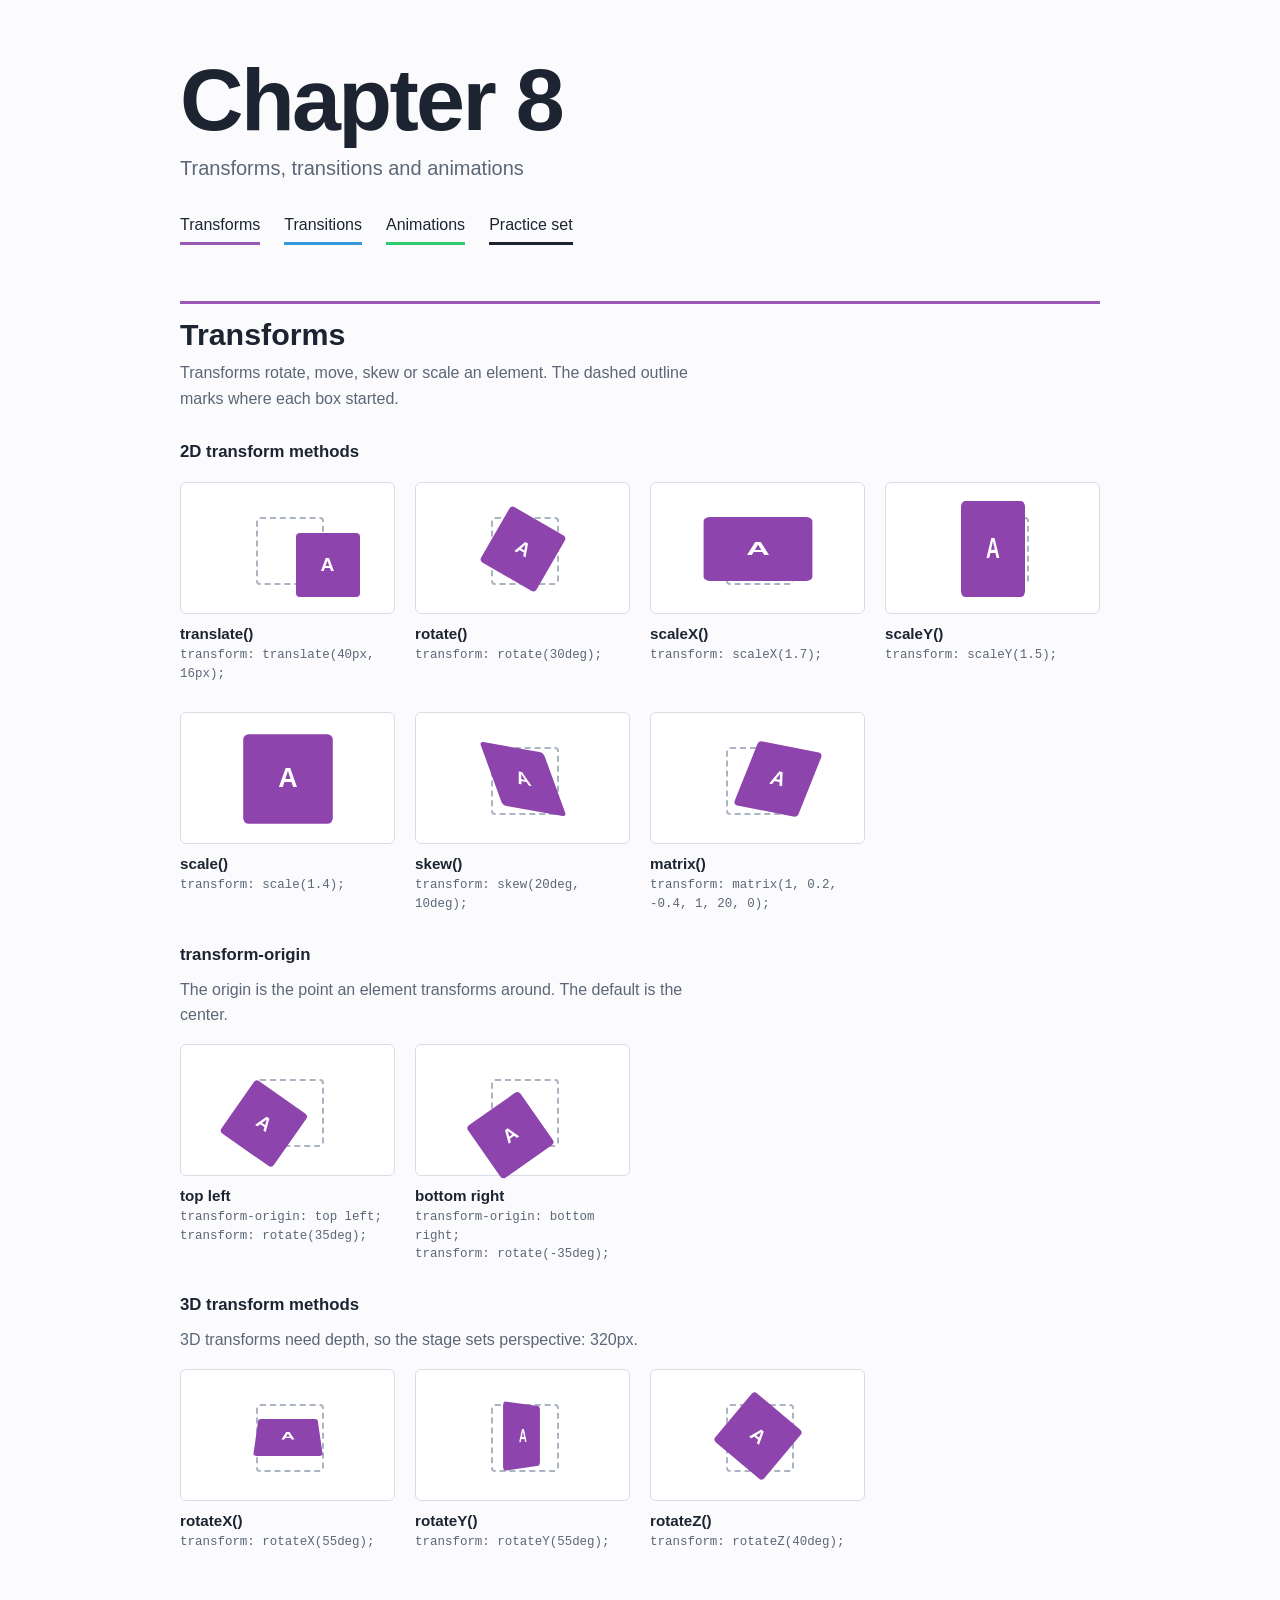
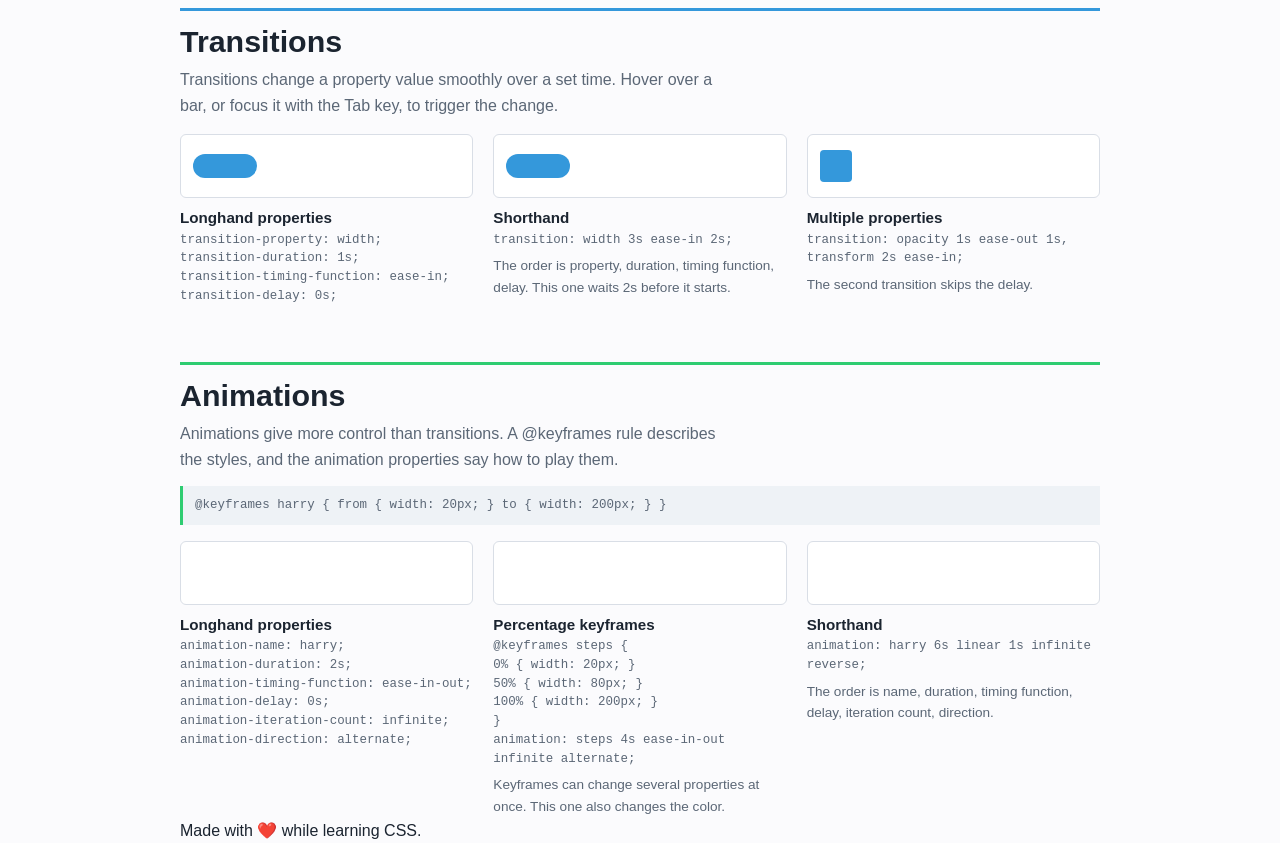
<file: 2D-Transfromartion-css/index.html>
<!DOCTYPE html>
<html lang="en">
<head>
  <meta charset="UTF-8">
  <meta name="viewport" content="width=device-width, initial-scale=1.0">
  <title>Chapter 8: Transforms, Transitions and Animations</title>
  <link rel="stylesheet" href="style.css">
</head>
<body>

<header class="hero">
  <h1>Chapter 8</h1>
  <p class="subtitle">Transforms, transitions and animations</p>
  <nav aria-label="Sections">
    <a class="n-transform" href="#transforms">Transforms</a>
    <a class="n-transition" href="#transitions">Transitions</a>
    <a class="n-animation" href="#animations">Animations</a>
    <a href="#practice">Practice set</a>
  </nav>
</header>

<main>

  <!-- TRANSFORMS -->
  <section id="transforms">
    <h2>Transforms</h2>
    <p class="lead">Transforms rotate, move, skew or scale an element. The dashed outline marks where each box started.</p>

    <h3>2D transform methods</h3>
    <div class="specimens">
      <figure class="specimen">
        <div class="stage"><div class="box t-translate">A</div></div>
        <figcaption><strong>translate()</strong><code>transform: translate(40px, 16px);</code></figcaption>
      </figure>
      <figure class="specimen">
        <div class="stage"><div class="box t-rotate">A</div></div>
        <figcaption><strong>rotate()</strong><code>transform: rotate(30deg);</code></figcaption>
      </figure>
      <figure class="specimen">
        <div class="stage"><div class="box t-scalex">A</div></div>
        <figcaption><strong>scaleX()</strong><code>transform: scaleX(1.7);</code></figcaption>
      </figure>
      <figure class="specimen">
        <div class="stage"><div class="box t-scaley">A</div></div>
        <figcaption><strong>scaleY()</strong><code>transform: scaleY(1.5);</code></figcaption>
      </figure>
      <figure class="specimen">
        <div class="stage"><div class="box t-scale">A</div></div>
        <figcaption><strong>scale()</strong><code>transform: scale(1.4);</code></figcaption>
      </figure>
      <figure class="specimen">
        <div class="stage"><div class="box t-skew">A</div></div>
        <figcaption><strong>skew()</strong><code>transform: skew(20deg, 10deg);</code></figcaption>
      </figure>
      <figure class="specimen">
        <div class="stage"><div class="box t-matrix">A</div></div>
        <figcaption><strong>matrix()</strong><code>transform: matrix(1, 0.2, -0.4, 1, 20, 0);</code></figcaption>
      </figure>
    </div>

    <h3>transform-origin</h3>
    <p class="lead">The origin is the point an element transforms around. The default is the center.</p>
    <div class="specimens">
      <figure class="specimen">
        <div class="stage"><div class="box o-tl">A</div></div>
        <figcaption><strong>top left</strong><code>transform-origin: top left;<br>transform: rotate(35deg);</code></figcaption>
      </figure>
      <figure class="specimen">
        <div class="stage"><div class="box o-br">A</div></div>
        <figcaption><strong>bottom right</strong><code>transform-origin: bottom right;<br>transform: rotate(-35deg);</code></figcaption>
      </figure>
    </div>

    <h3>3D transform methods</h3>
    <p class="lead">3D transforms need depth, so the stage sets perspective: 320px.</p>
    <div class="specimens">
      <figure class="specimen">
        <div class="stage d3"><div class="box t-rx">A</div></div>
        <figcaption><strong>rotateX()</strong><code>transform: rotateX(55deg);</code></figcaption>
      </figure>
      <figure class="specimen">
        <div class="stage d3"><div class="box t-ry">A</div></div>
        <figcaption><strong>rotateY()</strong><code>transform: rotateY(55deg);</code></figcaption>
      </figure>
      <figure class="specimen">
        <div class="stage d3"><div class="box t-rz">A</div></div>
        <figcaption><strong>rotateZ()</strong><code>transform: rotateZ(40deg);</code></figcaption>
      </figure>
    </div>
  </section>

  <!-- TRANSITIONS -->
  <section id="transitions">
    <h2>Transitions</h2>
    <p class="lead">Transitions change a property value smoothly over a set time. Hover over a bar, or focus it with the Tab key, to trigger the change.</p>
    <div class="specimens wide">
      <figure class="specimen">
        <div class="lane" tabindex="0"><div class="slab tr-long"></div></div>
        <figcaption><strong>Longhand properties</strong><code>transition-property: width;<br>transition-duration: 1s;<br>transition-timing-function: ease-in;<br>transition-delay: 0s;</code></figcaption>
      </figure>
      <figure class="specimen">
        <div class="lane" tabindex="0"><div class="slab tr-short"></div></div>
        <figcaption><strong>Shorthand</strong><code>transition: width 3s ease-in 2s;</code><p class="hint">The order is property, duration, timing function, delay. This one waits 2s before it starts.</p></figcaption>
      </figure>
      <figure class="specimen">
        <div class="lane" tabindex="0"><div class="sq tr-multi"></div></div>
        <figcaption><strong>Multiple properties</strong><code>transition: opacity 1s ease-out 1s, transform 2s ease-in;</code><p class="hint">The second transition skips the delay.</p></figcaption>
      </figure>
    </div>
  </section>

  <!-- ANIMATIONS -->
  <section id="animations">
    <h2>Animations</h2>
    <p class="lead">Animations give more control than transitions. A @keyframes rule describes the styles, and the animation properties say how to play them.</p>
    <code class="defs">@keyframes harry { from { width: 20px; } to { width: 200px; } }</code>
    <div class="specimens wide">
      <figure class="specimen">
        <div class="lane"><div class="bar an-long"></div></div>
        <figcaption><strong>Longhand properties</strong><code>animation-name: harry;<br>animation-duration: 2s;<br>animation-timing-function: ease-in-out;<br>animation-delay: 0s;<br>animation-iteration-count: infinite;<br>animation-direction: alternate;</code></figcaption>
      </figure>
      <figure class="specimen">
        <div class="lane"><div class="bar an-steps"></div></div>
        <figcaption><strong>Percentage keyframes</strong><code>@keyframes steps {<br>0% { width: 20px; }<br>50% { width: 80px; }<br>100% { width: 200px; }<br>}<br>animation: steps 4s ease-in-out infinite alternate;</code><p class="hint">Keyframes can change several properties at once. This one also changes the color.</p></figcaption>
      </figure>
      <figure class="specimen">
        <div class="lane"><div class="bar an-short"></div></div>
        <figcaption><strong>Shorthand</strong><code>animation: harry 6s linear 1s infinite reverse;</code><p class="hint">The order is name, duration, timing function, delay, iteration count, direction.</p></figcaption>
      </figure>
    </div>
  </section>

</main>

<footer>
  <p>Made with ❤️ while learning CSS.</p>
</footer>

</body>
</html>
</file>
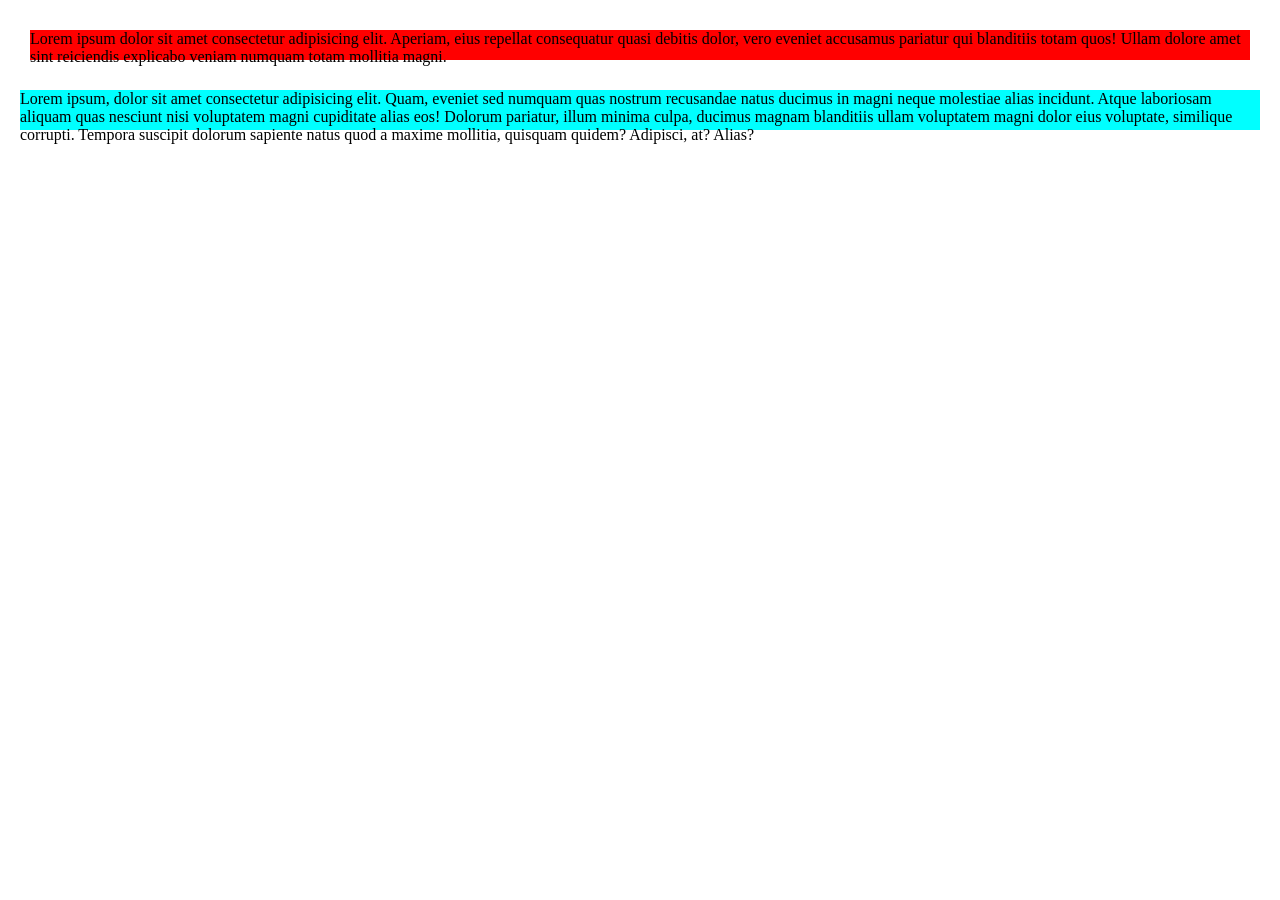
<file: BOX-Model/index.html>
<!DOCTYPE html>
<html lang="en">

<head>
    <meta charset="UTF-8">
    <meta name="viewport" content="width=device-width, initial-scale=1.0">
    <title>Document</title>
    <link rel="stylesheet" href="style.css">
</head>

<body>
<header>    

</header>

<main>

<div class="class1">Lorem ipsum dolor sit amet consectetur adipisicing elit. Aperiam, eius repellat consequatur quasi debitis dolor, vero eveniet accusamus pariatur qui blanditiis totam quos! Ullam dolore amet sint reiciendis explicabo veniam numquam totam mollitia magni.</div>
<div class="class2">Lorem ipsum, dolor sit amet consectetur adipisicing elit. Quam, eveniet sed numquam quas nostrum recusandae natus ducimus in magni neque molestiae alias incidunt. Atque laboriosam aliquam quas nesciunt nisi voluptatem magni cupiditate alias eos! Dolorum pariatur, illum minima culpa, ducimus magnam blanditiis ullam voluptatem magni dolor eius voluptate, similique corrupti. Tempora suscipit dolorum sapiente natus quod a maxime mollitia, quisquam quidem? Adipisci, at? Alias?</div>


</main>


</body>

</html>
</file>
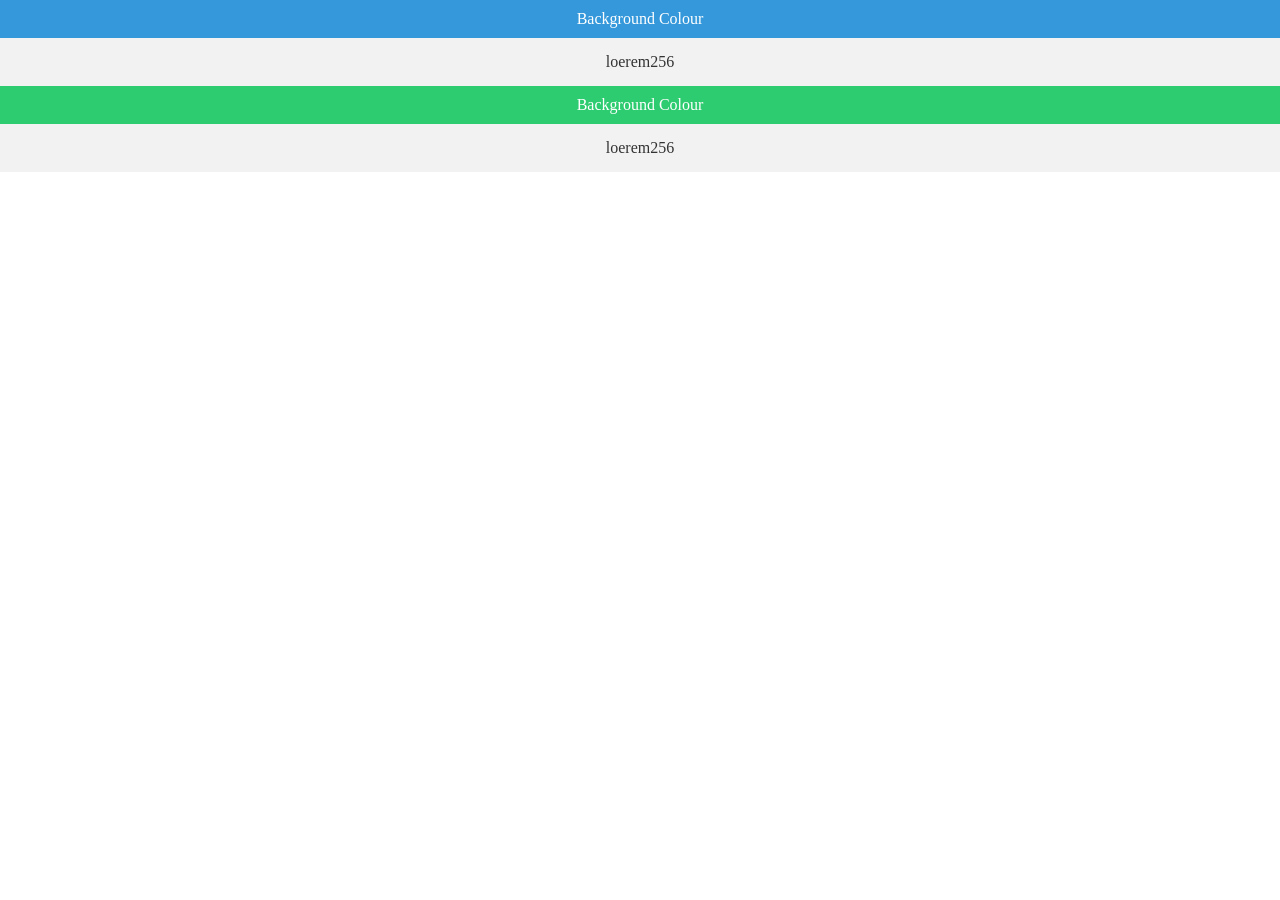
<file: Coluring-Background/index.html>
<!DOCTYPE html>
<html lang="en">

<head>

    <meta charset="UTF-8">
    <meta name="viewport" content="width=device-width, initial-scale=1.0">
    <title>Document</title>
    <link rel="stylesheet" href="style.css">

</head>

<body>

    <header>

    <div class="H1">Background Colour</div>
    <p>loerem256</p>

    <div class="H2">Background Colour</div>
    <p>loerem256</p>

    </header>

</body>

</html>
</file>
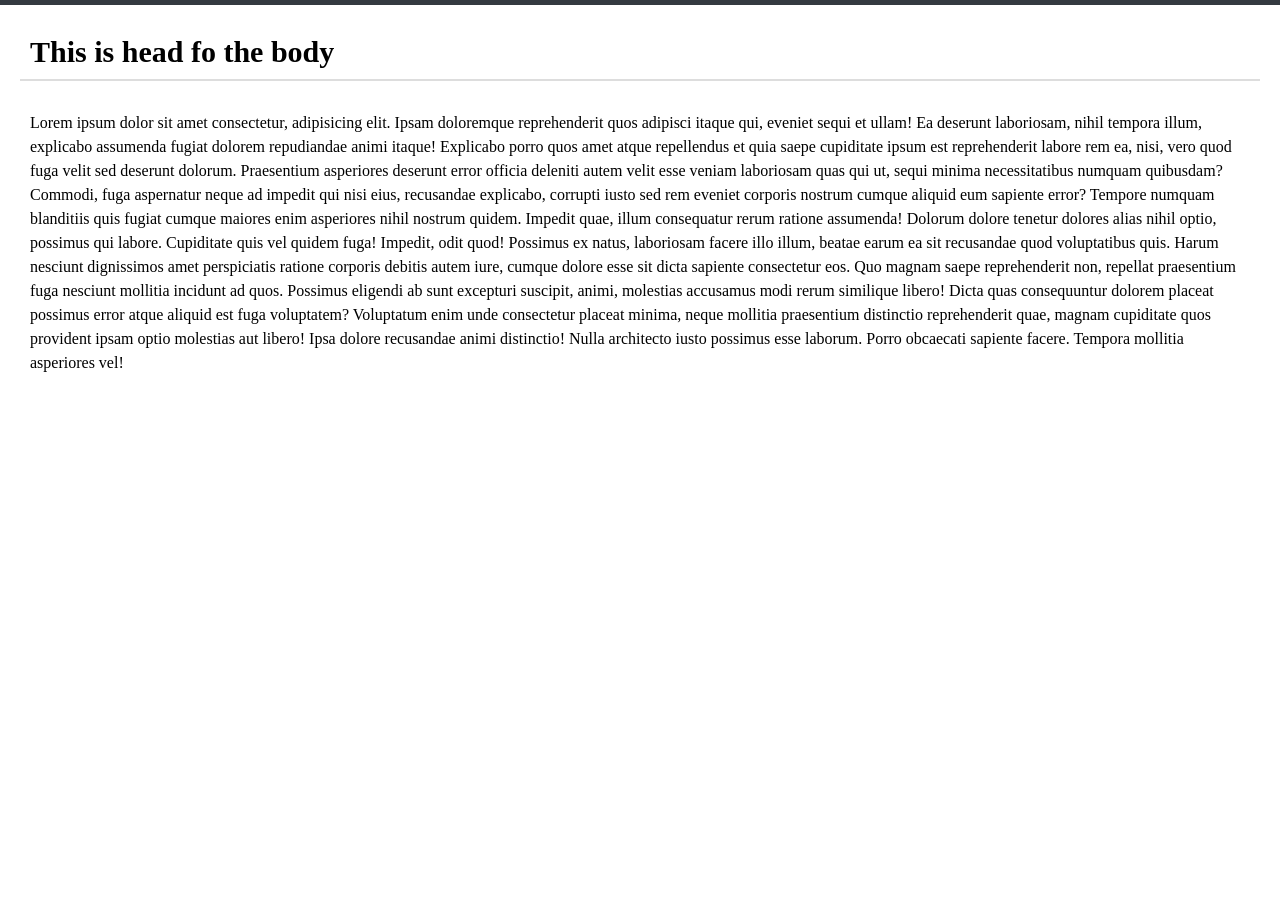
<file: Font-Display/index.html>
<!DOCTYPE html>

<html lang="en">

<head>

    <meta charset="UTF-8">
    <meta name="viewport" content="width=device-width, initial-scale=1.0">
    <title>Document</title>
    <link rel="stylesheet" href="index.css">

</head>

<body>
    <div class="content">
        <h1>This is head fo the body</h1>
        <p>Lorem ipsum dolor sit amet consectetur, adipisicing elit. Ipsam doloremque reprehenderit quos adipisci itaque qui, eveniet sequi et ullam! Ea deserunt laboriosam, nihil tempora illum, explicabo assumenda fugiat dolorem repudiandae animi itaque! Explicabo porro quos amet atque repellendus et quia saepe cupiditate ipsum est reprehenderit labore rem ea, nisi, vero quod fuga velit sed deserunt dolorum. Praesentium asperiores deserunt error officia deleniti autem velit esse veniam laboriosam quas qui ut, sequi minima necessitatibus numquam quibusdam? Commodi, fuga aspernatur neque ad impedit qui nisi eius, recusandae explicabo, corrupti iusto sed rem eveniet corporis nostrum cumque aliquid eum sapiente error? Tempore numquam blanditiis quis fugiat cumque maiores enim asperiores nihil nostrum quidem. Impedit quae, illum consequatur rerum ratione assumenda! Dolorum dolore tenetur dolores alias nihil optio, possimus qui labore. Cupiditate quis vel quidem fuga! Impedit, odit quod! Possimus ex natus, laboriosam facere illo illum, beatae earum ea sit recusandae quod voluptatibus quis. Harum nesciunt dignissimos amet perspiciatis ratione corporis debitis autem iure, cumque dolore esse sit dicta sapiente consectetur eos. Quo magnam saepe reprehenderit non, repellat praesentium fuga nesciunt mollitia incidunt ad quos. Possimus eligendi ab sunt excepturi suscipit, animi, molestias accusamus modi rerum similique libero! Dicta quas consequuntur dolorem placeat possimus error atque aliquid est fuga voluptatem? Voluptatum enim unde consectetur placeat minima, neque mollitia praesentium distinctio reprehenderit quae, magnam cupiditate quos provident ipsam optio molestias aut libero! Ipsa dolore recusandae animi distinctio! Nulla architecto iusto possimus esse laborum. Porro obcaecati sapiente facere. Tempora mollitia asperiores vel!
    </div>
</body>

</html>
</file>
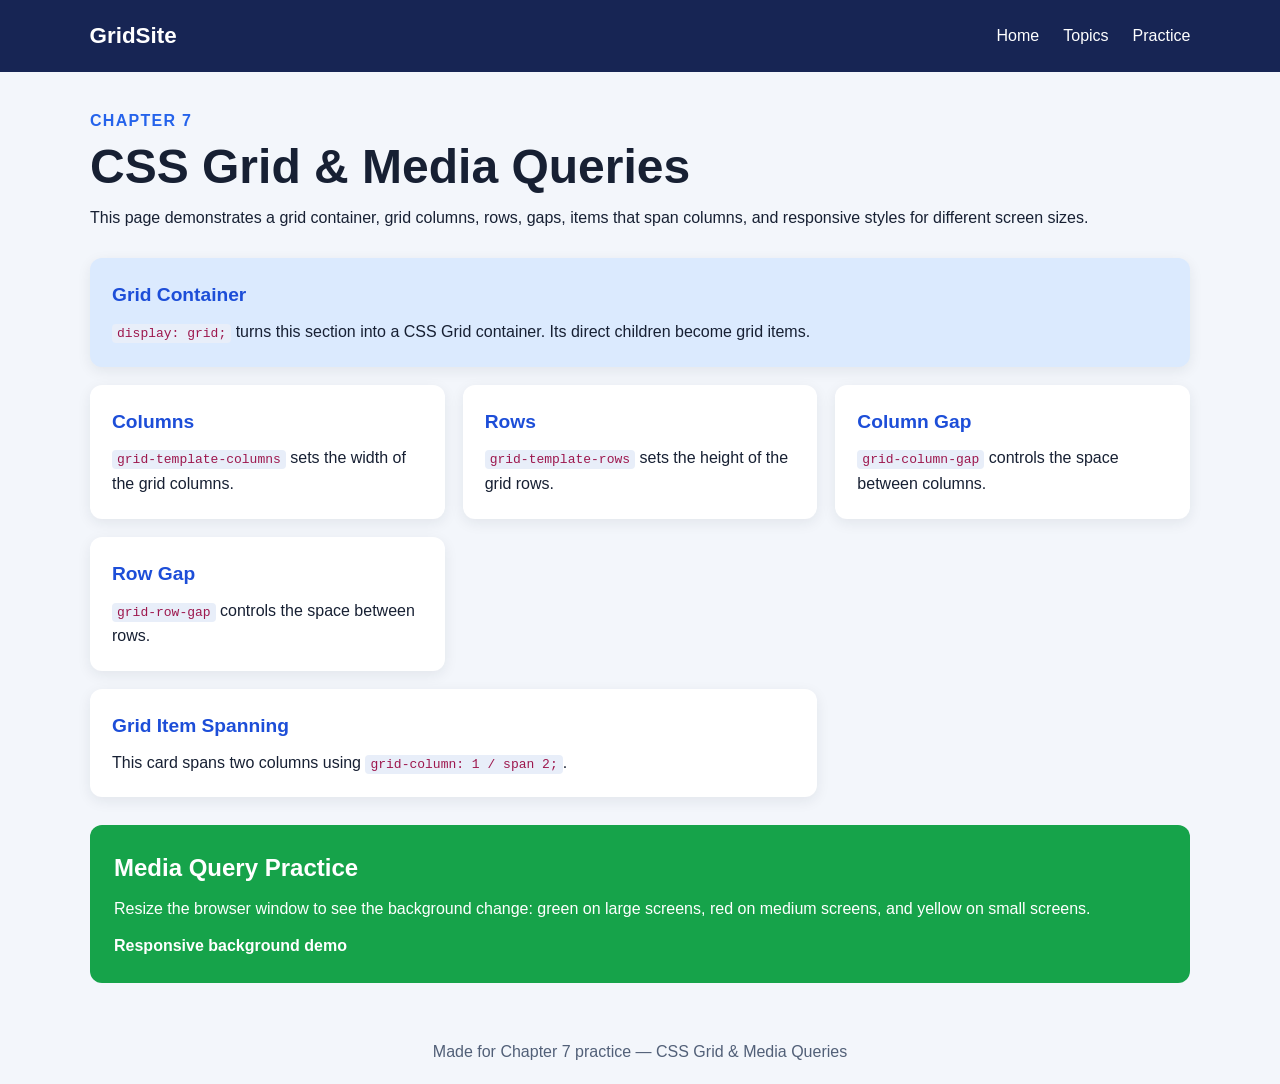
<file: Gridbox/index.html>
<!DOCTYPE html>
<html lang="en">
<head>
  <meta charset="UTF-8">
  <meta name="viewport" content="width=device-width, initial-scale=1.0">
  <title>Chapter 7 - CSS Grid & Media Queries</title>
  <link rel="stylesheet" href="style.css">
</head>
<body>
  <header class="site-header">
    <div class="logo">GridSite</div>
    <nav class="navigation" aria-label="Main navigation">
      <a href="#home">Home</a>
      <a href="#topics">Topics</a>
      <a href="#practice">Practice</a>
    </nav>
  </header>

  <main id="home">
    <section class="intro">
      <p class="eyebrow">Chapter 7</p>
      <h1>CSS Grid & Media Queries</h1>
      <p>
        This page demonstrates a grid container, grid columns, rows, gaps,
        items that span columns, and responsive styles for different screen sizes.
      </p>
    </section>

    <section class="content-grid" id="topics" aria-label="CSS Grid examples">
      <article class="card card-feature">
        <h2>Grid Container</h2>
        <p><code>display: grid;</code> turns this section into a CSS Grid container.
          Its direct children become grid items.</p>
      </article>

      <article class="card">
        <h2>Columns</h2>
        <p><code>grid-template-columns</code> sets the width of the grid columns.</p>
      </article>

      <article class="card">
        <h2>Rows</h2>
        <p><code>grid-template-rows</code> sets the height of the grid rows.</p>
      </article>

      <article class="card">
        <h2>Column Gap</h2>
        <p><code>grid-column-gap</code> controls the space between columns.</p>
      </article>

      <article class="card">
        <h2>Row Gap</h2>
        <p><code>grid-row-gap</code> controls the space between rows.</p>
      </article>

      <article class="card card-wide">
        <h2>Grid Item Spanning</h2>
        <p>This card spans two columns using <code>grid-column: 1 / span 2;</code>.</p>
      </article>
    </section>

    <section class="responsive-note" id="practice">
      <h2>Media Query Practice</h2>
      <p class="screen-message">
        Resize the browser window to see the background change:
        green on large screens, red on medium screens, and yellow on small screens.
      </p>
      <p class="screen-size">Responsive background demo</p>
    </section>
  </main>

  <footer>
    <p>Made for Chapter 7 practice — CSS Grid & Media Queries</p>
  </footer>
</body>
</html>
</file>
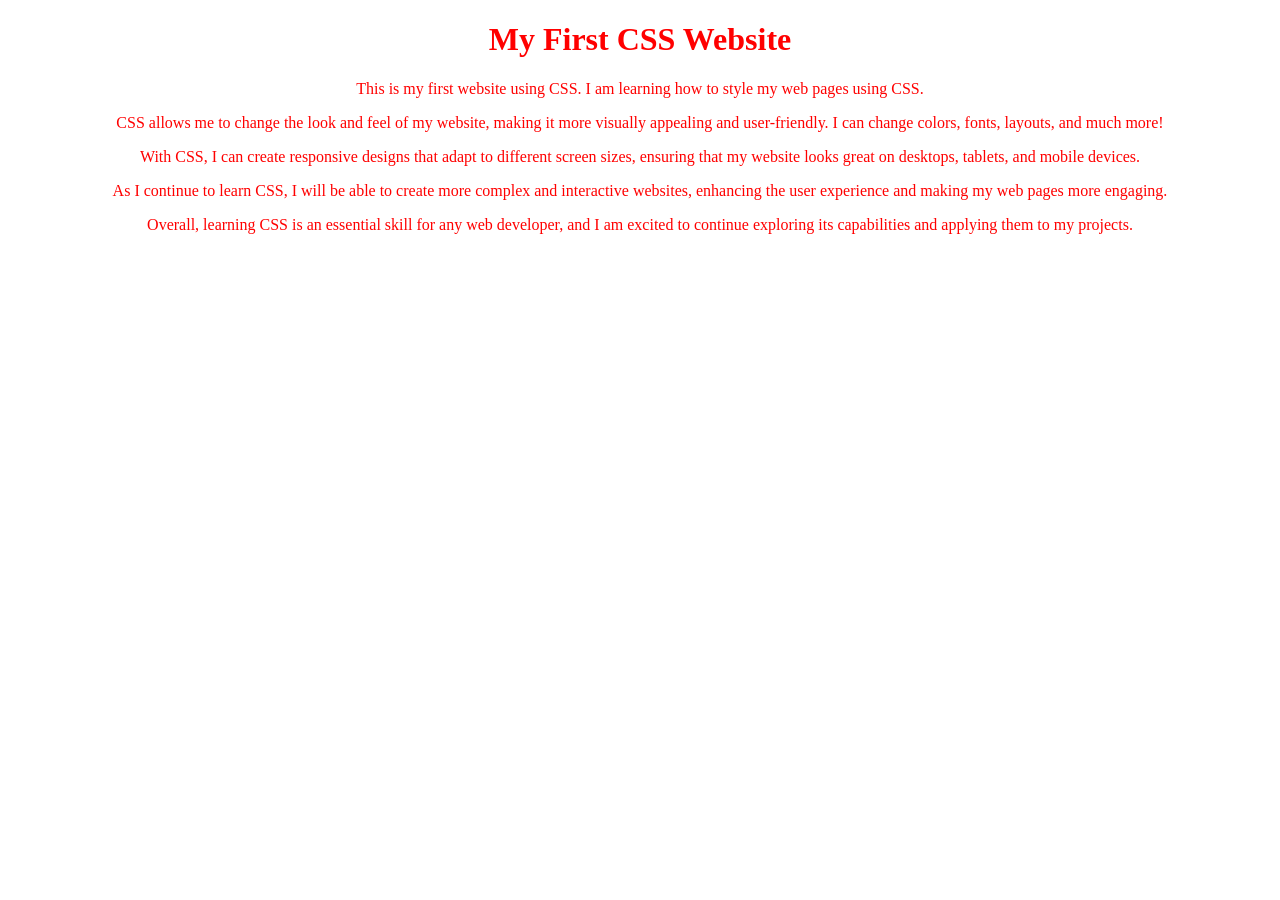
<file: Intro-to-css/index.html>
<!DOCTYPE html>
<html lang="en">

<head>
    <meta charset="UTF-8">
    <meta name="viewport" content="width=device-width, initial-scale=1.0">
    
    <title> My First CSS Website</title>
    <link rel="stylesheet" href="style.css">

</head>

<body>

    <main>

        <div class="container">

            <h1>My First CSS Website</h1>
            <p>This is my first website using CSS. I am learning how to style my web pages using CSS.</p>
            <p>CSS allows me to change the look and feel of my website, making it more visually appealing and user-friendly. I can change colors, fonts, layouts, and much more!</p>
            <p>With CSS, I can create responsive designs that adapt to different screen sizes, ensuring that my website looks great on desktops, tablets, and mobile devices.</p>
            <p>As I continue to learn CSS, I will be able to create more complex and interactive websites, enhancing the user experience and making my web pages more engaging.</p>
            <p>Overall, learning CSS is an essential skill for any web developer, and I am excited to continue exploring its capabilities and applying them to my projects.</p>
        
        </div>

    </main>

</body>

</html>
</file>
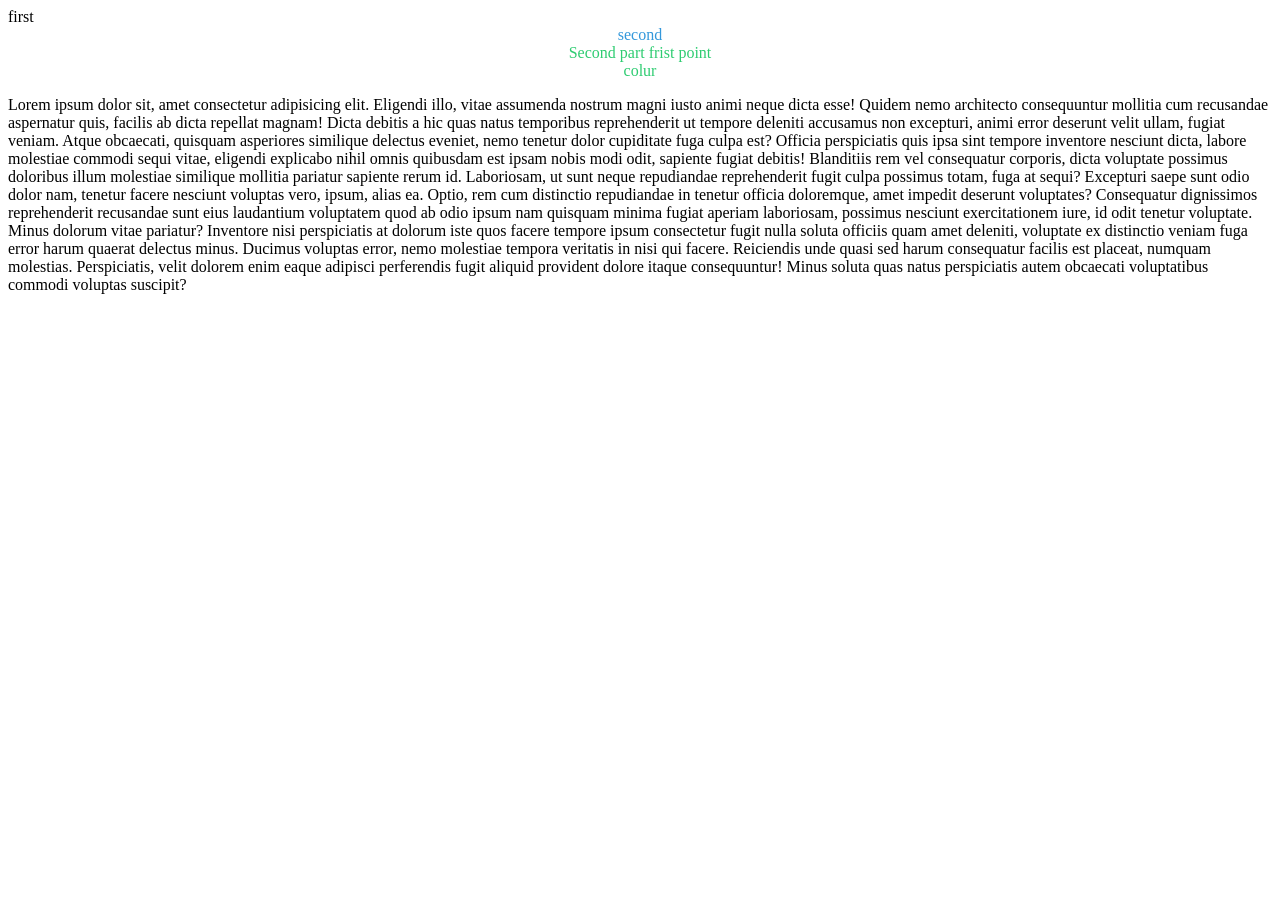
<file: Ways-to-CSS/index.html>
<!DOCTYPE html>
<html lang="en">

<head>
    <meta charset="UTF-8">
    <meta name="viewport" content="width=device-width, initial-scale=1.0">

    <title>Document</title>
    <link rel="stylesheet" href="style.css">

</head>

<body>

    <div id="first">first</div>
    <div id="second">second</div>
    <section class="second"> Second part frist point</section>
    <section class="thrid second"> colur</section>
    <p>Lorem ipsum dolor sit, amet consectetur adipisicing elit. Eligendi illo, vitae assumenda nostrum magni iusto animi neque dicta esse! Quidem nemo architecto consequuntur mollitia cum recusandae aspernatur quis, facilis ab dicta repellat magnam! Dicta debitis a hic quas natus temporibus reprehenderit ut tempore deleniti accusamus non excepturi, animi error deserunt velit ullam, fugiat veniam. Atque obcaecati, quisquam asperiores similique delectus eveniet, nemo tenetur dolor cupiditate fuga culpa est? Officia perspiciatis quis ipsa sint tempore inventore nesciunt dicta, labore molestiae commodi sequi vitae, eligendi explicabo nihil omnis quibusdam est ipsam nobis modi odit, sapiente fugiat debitis! Blanditiis rem vel consequatur corporis, dicta voluptate possimus doloribus illum molestiae similique mollitia pariatur sapiente rerum id. Laboriosam, ut sunt neque repudiandae reprehenderit fugit culpa possimus totam, fuga at sequi? Excepturi saepe sunt odio dolor nam, tenetur facere nesciunt voluptas vero, ipsum, alias ea. Optio, rem cum distinctio repudiandae in tenetur officia doloremque, amet impedit deserunt voluptates? Consequatur dignissimos reprehenderit recusandae sunt eius laudantium voluptatem quod ab odio ipsum nam quisquam minima fugiat aperiam laboriosam, possimus nesciunt exercitationem iure, id odit tenetur voluptate. Minus dolorum vitae pariatur? Inventore nisi perspiciatis at dolorum iste quos facere tempore ipsum consectetur fugit nulla soluta officiis quam amet deleniti, voluptate ex distinctio veniam fuga error harum quaerat delectus minus. Ducimus voluptas error, nemo molestiae tempora veritatis in nisi qui facere. Reiciendis unde quasi sed harum consequatur facilis est placeat, numquam molestias. Perspiciatis, velit dolorem enim eaque adipisci perferendis fugit aliquid provident dolore itaque consequuntur! Minus soluta quas natus perspiciatis autem obcaecati voluptatibus commodi voluptas suscipit?</p>

</body>

</html>
</file>
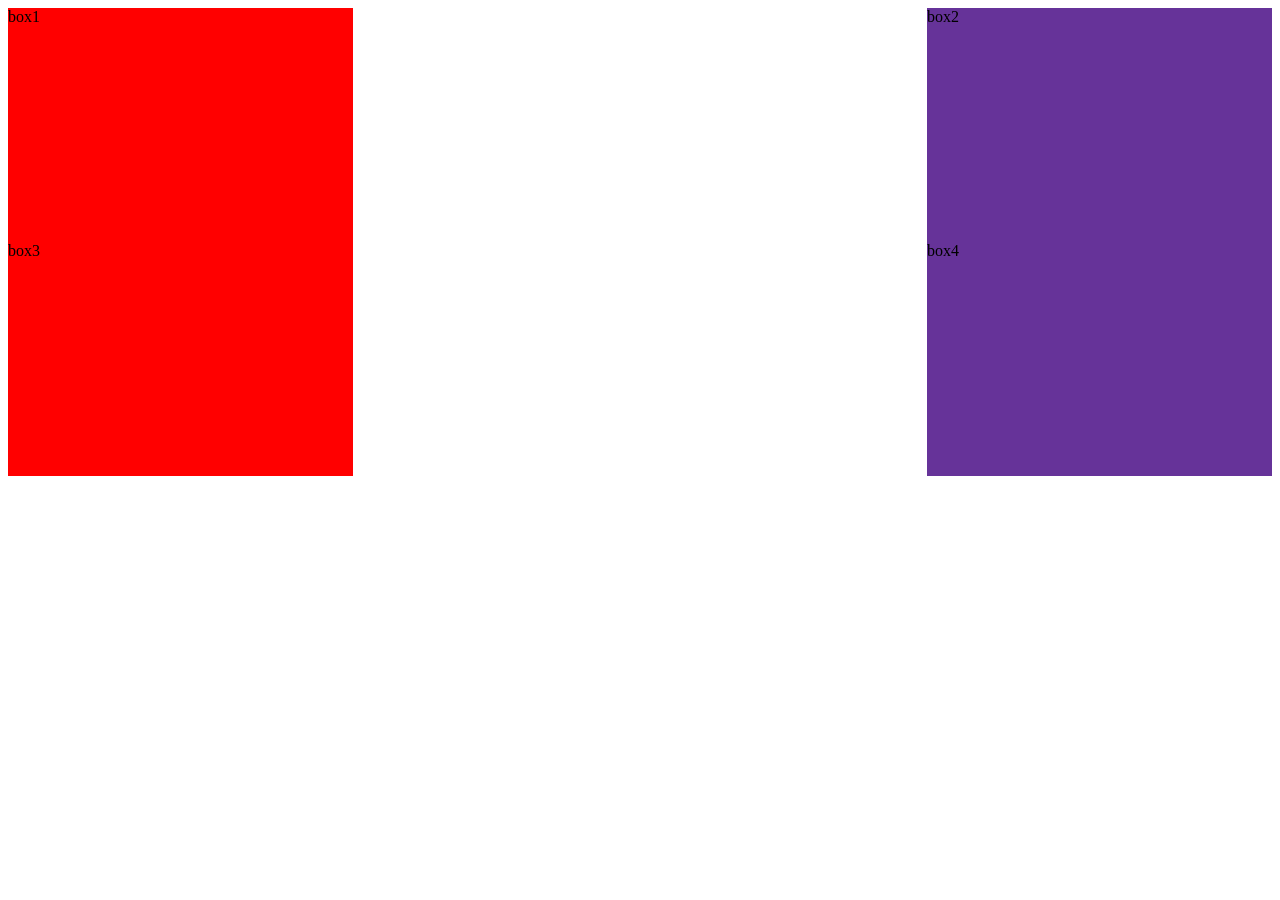
<file: Flexbox/float.html>
<!DOCTYPE html>

<html lang="en">

<head>

    <meta charset="UTF-8">
    <meta name="viewport" content="width=device-width, initial-scale=1.0">
    <title>Document</title>
    <link rel="stylesheet" href="style.css">
</head>

<body>

    <div class="box1">box1</div>
    <div class="box2">box2</div>
    <div class="box3">box3</div>
    <div class="box4">box4</div>

</body>

</html>
</file>
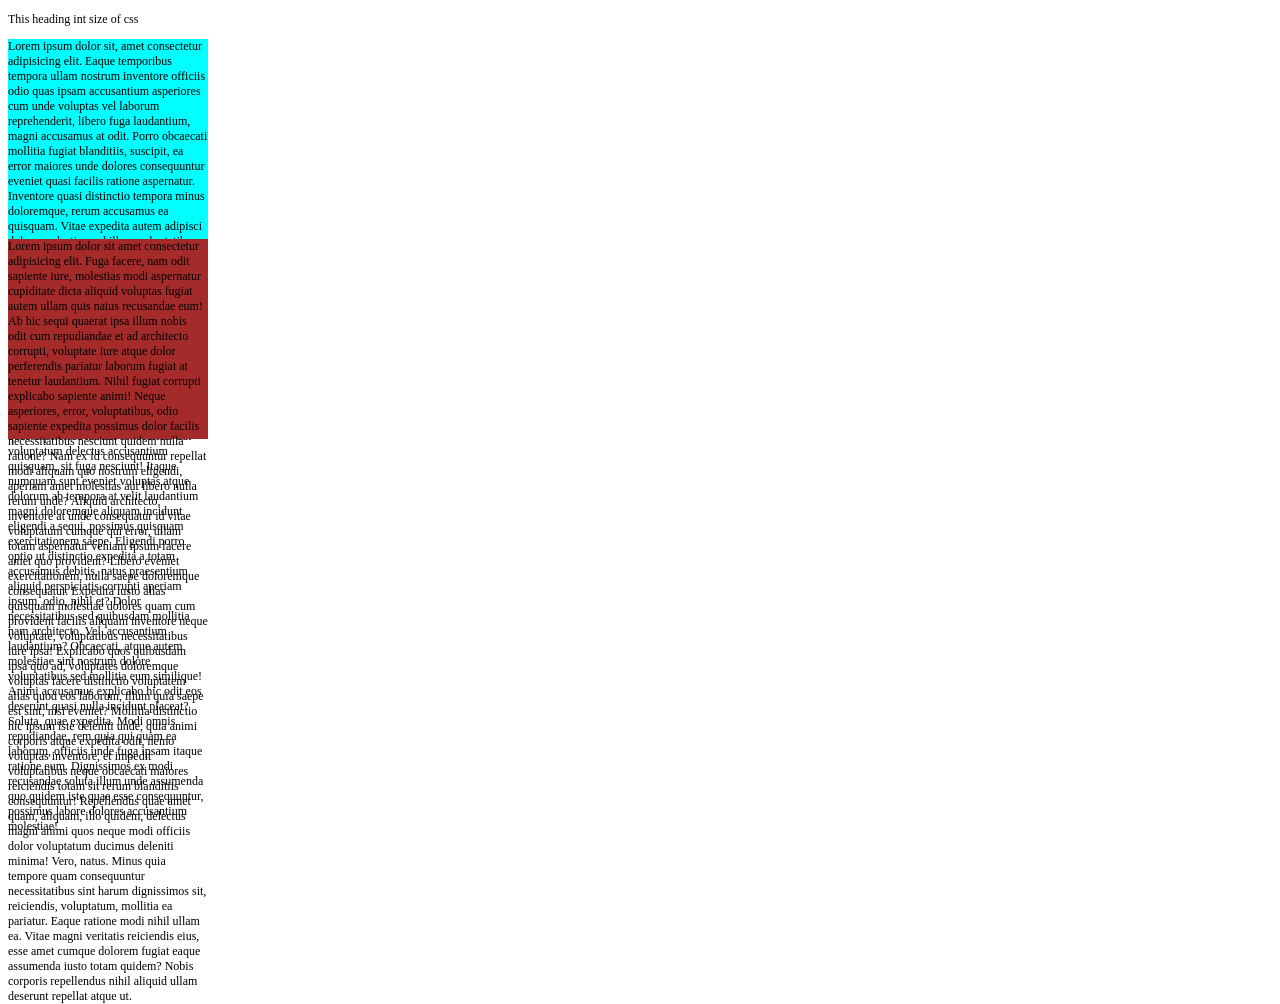
<file: Size-Postions-Lists/fpostion.html>
<!DOCTYPE html>
<html lang="en">
<head>
    
    <meta charset="UTF-8">
    <meta name="viewport" content="width=device-width, initial-scale=1.0">
    <title>Postion html</title>
    <link rel="stylesheet" href="style.css">

</head>
<body>

    <div class="contianer">

        <p>This heading int size of css</p>
        <div class="box">Lorem ipsum dolor sit, amet consectetur adipisicing elit. Eaque temporibus tempora ullam nostrum inventore officiis odio quas ipsam accusantium asperiores cum unde voluptas vel laborum reprehenderit, libero fuga laudantium, magni accusamus at odit. Porro obcaecati mollitia fugiat blanditiis, suscipit, ea error maiores unde dolores consequuntur eveniet quasi facilis ratione aspernatur. Inventore quasi distinctio tempora minus doloremque, rerum accusamus ea quisquam. Vitae expedita autem adipisci dolore molestias sed illum voluptatibus quae impedit totam perferendis quaerat incidunt, blanditiis unde dicta provident fuga? Rerum delectus esse quod? Natus non rem voluptas placeat iusto, iure distinctio dicta magnam saepe nobis, animi ratione quibusdam error! Ipsa dolore dolor totam, ratione eveniet obcaecati, vero cupiditate, harum deserunt ex laborum repellendus illum. Culpa, distinctio odit eaque modi consequuntur totam iure vel iusto sed temporibus sunt placeat reprehenderit, quae asperiores harum consectetur aut voluptatum delectus accusantium quisquam, sit fuga nesciunt! Itaque numquam sunt eveniet voluptas atque dolorum ab tempora at velit laudantium magni doloremque aliquam incidunt eligendi a sequi, possimus quisquam exercitationem saepe. Eligendi porro optio ut distinctio expedita a totam accusamus debitis, natus praesentium aliquid perspiciatis corrupti aperiam ipsum, odio, nihil et? Dolor necessitatibus sed quibusdam mollitia nam architecto. Vel, accusantium laudantium? Obcaecati, atque autem molestiae sint nostrum dolore voluptatibus sed mollitia eum similique! Animi accusamus explicabo hic odit eos deserunt quasi nulla incidunt placeat? Soluta, quae expedita. Modi omnis repudiandae, rem quia qui quam ea laborum, officiis unde fuga ipsam itaque ratione eum. Dignissimos ex modi recusandae soluta illum unde assumenda quo quidem iste quae esse consequuntur, possimus labore dolores accusantium molestiae!</div>
        <div class="box2">Lorem ipsum dolor sit amet consectetur adipisicing elit. Fuga facere, nam odit sapiente iure, molestias modi aspernatur cupiditate dicta aliquid voluptas fugiat autem ullam quis natus recusandae eum! Ab hic sequi quaerat ipsa illum nobis odit cum repudiandae et ad architecto corrupti, voluptate iure atque dolor perferendis pariatur laborum fugiat at tenetur laudantium. Nihil fugiat corrupti explicabo sapiente animi! Neque asperiores, error, voluptatibus, odio sapiente expedita possimus dolor facilis necessitatibus nesciunt quidem nulla ratione? Nam ex id consequuntur repellat modi aliquam quo nostrum eligendi, aperiam amet molestias aut libero nulla rerum unde? Aliquid architecto, inventore at unde consequatur id vitae voluptatum cumque qui error, ullam totam aspernatur veniam ipsum facere amet quo provident? Libero eveniet exercitationem, nulla saepe doloremque consequatur. Expedita iusto alias quisquam molestiae dolores quam cum provident facilis aliquam inventore neque voluptate, voluptatibus necessitatibus iure ipsa! Explicabo quos quibusdam ipsa quo ad, voluptates doloremque voluptas facere distinctio voluptatem alias quod eos laborum, illum quia saepe est sint, nisi eveniet? Mollitia distinctio hic ipsum iste deleniti unde, quia animi corporis atque expedita odit, nemo voluptas inventore, et impedit voluptatibus neque obcaecati maiores reiciendis totam sit rerum blanditiis consequuntur! Repellendus quae amet quam, aliquam, illo quidem, delectus magni animi quos neque modi officiis dolor voluptatum ducimus deleniti minima! Vero, natus. Minus quia tempore quam consequuntur necessitatibus sint harum dignissimos sit, reiciendis, voluptatum, mollitia ea pariatur. Eaque ratione modi nihil ullam ea. Vitae magni veritatis reiciendis eius, esse amet cumque dolorem fugiat eaque assumenda iusto totam quidem? Nobis corporis repellendus nihil aliquid ullam deserunt repellat atque ut.</div>
    </div> 

</body>
</html>
</file>
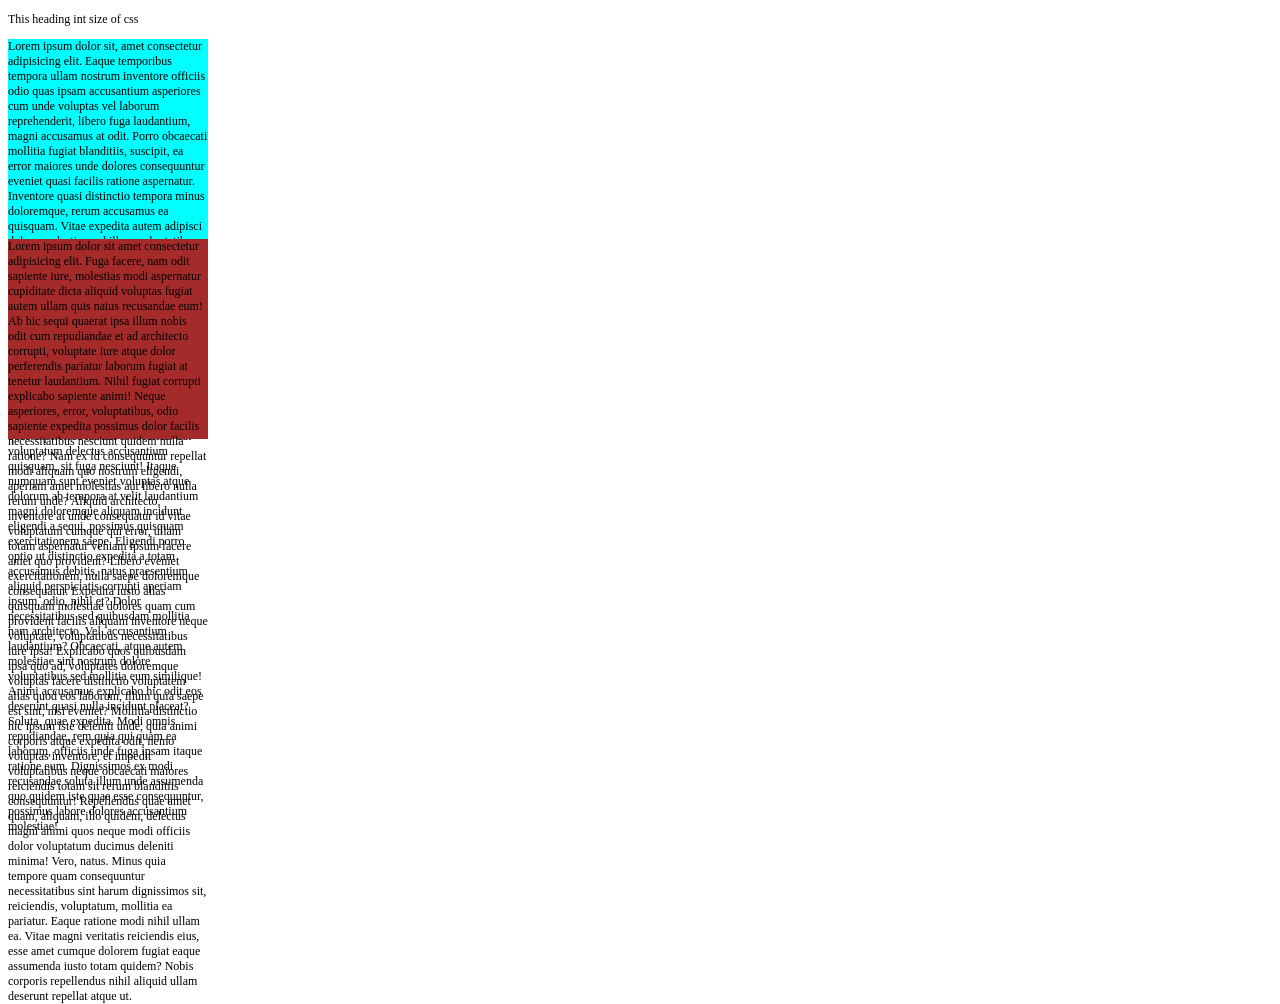
<file: Size-Postions-Lists/fsize.html>
<!DOCTYPE html>
<html lang="en">
<head>
    
    <meta charset="UTF-8">
    <meta name="viewport" content="width=device-width, initial-scale=1.0">
    <title>Document</title>
    <link rel="stylesheet" href="style.css">

</head>
<body>

    <div class="contianer">

        <p>This heading int size of css</p>
        <div class="box">Lorem ipsum dolor sit, amet consectetur adipisicing elit. Eaque temporibus tempora ullam nostrum inventore officiis odio quas ipsam accusantium asperiores cum unde voluptas vel laborum reprehenderit, libero fuga laudantium, magni accusamus at odit. Porro obcaecati mollitia fugiat blanditiis, suscipit, ea error maiores unde dolores consequuntur eveniet quasi facilis ratione aspernatur. Inventore quasi distinctio tempora minus doloremque, rerum accusamus ea quisquam. Vitae expedita autem adipisci dolore molestias sed illum voluptatibus quae impedit totam perferendis quaerat incidunt, blanditiis unde dicta provident fuga? Rerum delectus esse quod? Natus non rem voluptas placeat iusto, iure distinctio dicta magnam saepe nobis, animi ratione quibusdam error! Ipsa dolore dolor totam, ratione eveniet obcaecati, vero cupiditate, harum deserunt ex laborum repellendus illum. Culpa, distinctio odit eaque modi consequuntur totam iure vel iusto sed temporibus sunt placeat reprehenderit, quae asperiores harum consectetur aut voluptatum delectus accusantium quisquam, sit fuga nesciunt! Itaque numquam sunt eveniet voluptas atque dolorum ab tempora at velit laudantium magni doloremque aliquam incidunt eligendi a sequi, possimus quisquam exercitationem saepe. Eligendi porro optio ut distinctio expedita a totam accusamus debitis, natus praesentium aliquid perspiciatis corrupti aperiam ipsum, odio, nihil et? Dolor necessitatibus sed quibusdam mollitia nam architecto. Vel, accusantium laudantium? Obcaecati, atque autem molestiae sint nostrum dolore voluptatibus sed mollitia eum similique! Animi accusamus explicabo hic odit eos deserunt quasi nulla incidunt placeat? Soluta, quae expedita. Modi omnis repudiandae, rem quia qui quam ea laborum, officiis unde fuga ipsam itaque ratione eum. Dignissimos ex modi recusandae soluta illum unde assumenda quo quidem iste quae esse consequuntur, possimus labore dolores accusantium molestiae!</div>
        <div class="box2">Lorem ipsum dolor sit amet consectetur adipisicing elit. Fuga facere, nam odit sapiente iure, molestias modi aspernatur cupiditate dicta aliquid voluptas fugiat autem ullam quis natus recusandae eum! Ab hic sequi quaerat ipsa illum nobis odit cum repudiandae et ad architecto corrupti, voluptate iure atque dolor perferendis pariatur laborum fugiat at tenetur laudantium. Nihil fugiat corrupti explicabo sapiente animi! Neque asperiores, error, voluptatibus, odio sapiente expedita possimus dolor facilis necessitatibus nesciunt quidem nulla ratione? Nam ex id consequuntur repellat modi aliquam quo nostrum eligendi, aperiam amet molestias aut libero nulla rerum unde? Aliquid architecto, inventore at unde consequatur id vitae voluptatum cumque qui error, ullam totam aspernatur veniam ipsum facere amet quo provident? Libero eveniet exercitationem, nulla saepe doloremque consequatur. Expedita iusto alias quisquam molestiae dolores quam cum provident facilis aliquam inventore neque voluptate, voluptatibus necessitatibus iure ipsa! Explicabo quos quibusdam ipsa quo ad, voluptates doloremque voluptas facere distinctio voluptatem alias quod eos laborum, illum quia saepe est sint, nisi eveniet? Mollitia distinctio hic ipsum iste deleniti unde, quia animi corporis atque expedita odit, nemo voluptas inventore, et impedit voluptatibus neque obcaecati maiores reiciendis totam sit rerum blanditiis consequuntur! Repellendus quae amet quam, aliquam, illo quidem, delectus magni animi quos neque modi officiis dolor voluptatum ducimus deleniti minima! Vero, natus. Minus quia tempore quam consequuntur necessitatibus sint harum dignissimos sit, reiciendis, voluptatum, mollitia ea pariatur. Eaque ratione modi nihil ullam ea. Vitae magni veritatis reiciendis eius, esse amet cumque dolorem fugiat eaque assumenda iusto totam quidem? Nobis corporis repellendus nihil aliquid ullam deserunt repellat atque ut.</div>
    </div> 

</body>
</html>
</file>
<file: 2D-Transfromartion-css/style.css>
/* Chapter 8 - Transforms, Transitions & Animations
   Colors follow the concept: purple = transforms, blue = transitions, green = animations. */

:root {
  --paper: #fbfbfd;
  --ink: #1b2430;
  --muted: #5b6776;
  --line: #d9dee6;
  --purple: #9b59b6;  --purple-deep: #8e44ad;
  --blue: #3498db;    --blue-deep: #2471a3;
  --green: #2ecc71;   --green-deep: #1e8449;
  --mono: ui-monospace, "SF Mono", Consolas, "Courier New", monospace;
}

* { margin: 0; padding: 0; box-sizing: border-box; }

html { scroll-behavior: smooth; }

body {
  font-family: "Segoe UI", "Helvetica Neue", Arial, sans-serif;
  color: var(--ink);
  background: var(--paper);
  line-height: 1.6;
}

/* page column */
main, .hero, footer { max-width: 960px; margin: 0 auto; padding-left: 20px; padding-right: 20px; }
.hero { padding-top: 56px; }

/* header */
h1 { font-size: clamp(3rem, 11vw, 5.5rem); line-height: 1; font-weight: 800; letter-spacing: -0.03em; }
.subtitle { margin-top: 8px; font-size: 1.25rem; color: var(--muted); }
nav { display: flex; flex-wrap: wrap; gap: 8px 24px; margin-top: 24px; }
nav a { color: var(--ink); text-decoration: none; padding: 4px 0; border-bottom: 3px solid var(--ink); }
.n-transform  { border-bottom-color: var(--purple); }
.n-transition { border-bottom-color: var(--blue); }
.n-animation  { border-bottom-color: var(--green); }

/* sections */
section { margin-top: 56px; }
h2 { padding-top: 12px; font-size: 1.9rem; line-height: 1.2; border-top: 3px solid var(--ink); }
#transforms h2  { border-top-color: var(--purple); }
#transitions h2 { border-top-color: var(--blue); }
#animations h2  { border-top-color: var(--green); }
h3 { margin: 28px 0 8px; font-size: 1.05rem; }
.lead { margin-top: 8px; max-width: 62ch; color: var(--muted); }

/* specimens: a demo plus its CSS */
.specimens { display: grid; grid-template-columns: repeat(auto-fill, minmax(200px, 1fr)); gap: 28px 20px; margin-top: 16px; }
.specimens.wide { grid-template-columns: repeat(auto-fill, minmax(270px, 1fr)); }
figcaption { margin-top: 8px; }
figcaption strong { display: block; font-size: 0.95rem; }
code { display: block; font: 0.78rem/1.5 var(--mono); color: var(--muted); overflow-wrap: anywhere; }
.hint { margin-top: 6px; font-size: 0.85rem; color: var(--muted); }
.defs { margin: 14px 0 0; padding: 10px 12px; border-left: 3px solid var(--green); background: #eef2f6; }

/* ---------- 1. TRANSFORMS ---------- */
.stage { position: relative; height: 132px; border: 1px solid var(--line); border-radius: 6px; background: #fff; }
.stage::before, .box { position: absolute; top: 34px; left: calc(50% - 32px); width: 64px; height: 64px; }
.stage::before { content: ""; border: 2px dashed #aab4c2; border-radius: 4px; }   /* the starting position */
.box { display: grid; place-items: center; border-radius: 4px; background: var(--purple-deep); color: #fff; font-size: 1.2rem; font-weight: 700; }
.d3 { perspective: 320px; }

.t-translate { transform: translate(40px, 16px); }
.t-rotate    { transform: rotate(30deg); }
.t-scalex    { transform: scaleX(1.7); }
.t-scaley    { transform: scaleY(1.5); }
.t-scale     { transform: scale(1.4); }
.t-skew      { transform: skew(20deg, 10deg); }
.t-matrix    { transform: matrix(1, 0.2, -0.4, 1, 20, 0); }
.o-tl        { transform-origin: top left;     transform: rotate(35deg); }
.o-br        { transform-origin: bottom right; transform: rotate(-35deg); }
.t-rx        { transform: rotateX(55deg); }
.t-ry        { transform: rotateY(55deg); }
.t-rz        { transform: rotateZ(40deg); }

/* ---------- 2. TRANSITIONS ---------- */
.lane { display: flex; align-items: center; height: 64px; padding: 0 12px; border: 1px solid var(--line); border-radius: 6px; background: #fff; overflow: hidden; }
.lane:focus-visible, .zone:focus-visible { outline: 3px solid var(--blue-deep); outline-offset: 2px; }
.slab { width: 64px; height: 24px; border-radius: 999px; background: var(--blue); }
.sq   { width: 32px; height: 32px; border-radius: 4px; background: var(--blue); }

.tr-long  { transition-property: width; transition-duration: 1s; transition-timing-function: ease-in; transition-delay: 0s; }
.tr-short { transition: width 3s ease-in 2s; }
.tr-multi { transition: opacity 1s ease-out 1s, transform 2s ease-in; }

.lane:is(:hover, :focus) .slab { width: 100%; }
.lane:is(:hover, :focus) .sq   { opacity: 0.25; transform: translateX(120px) rotate(180deg); }

/* ---------- 3. ANIMATIONS ---------- */
@keyframes harry { from { width: 20px; } to { width: 200px; } }
@keyframes steps {
  0%   { width: 20px;  background: #e74c3c; }
  50%  { width: 80px;  background: #f1c40f; }
  100% { width: 200px; background: var(--green); }
}

.bar { max-width: 100%; height: 24px; border-radius: 4px; background: var(--green); }
.an-long  { animation-name: harry; animation-duration: 2s; animation-timing-function: ease-in-out; animation-delay: 0s; animation-iteration-count: infinite; animation-direction: alternate; }
.an-steps { animation: steps 4s ease-in-out infinite alternate; }
.an-short { animation: harry 6s linear 1s infinite reverse; }

/* respect reduced motion: loops play once instead of forever */
@media (prefers-reduced-motion: reduce) {
  *, *::before, *::after { animation-iteration-count: 1 !important; }
}
</file>
<file: BOX-Model/style.css>
*
{

    margin: 0;
    padding: 0;

}

.class1
{

    background-color: red;
    margin: 30px;
    height: 30px;

}

.class2
{

    background-color: aqua;
    margin :20px;
    height: 40px;
    
}
</file>
<file: Coluring-Background/style.css>
* 
{
margin: 0;
padding: 0;
}

.H1
{
color: #fff;
background-color: #3498db;
padding: 10px;
text-align: center;
}

p
{
color: #333;
background-color: #f2f2f2;
padding: 15px;
text-align: center;
font-size: 16px;
}

.H2
{
color: #fff;
background-color: #2ecc71;
padding: 10px;
text-align: center;
}

p
{
color: #333;
background-color: #f2f2f2;
padding: 15px;
text-align: center;
font-size: 16px;
}
body
{
    background-image:url('https://image-processor-storage.s3.us-west-2.amazonaws.com/images/281c2d4581ed27c8a258b0e79bc504ad/halo-of-neon-ring-illuminated-in-the-stunning-landscape-of-yosemite.jpg');
    background-size: cover;
    background-repeat: no-repeat;
}
</file>
<file: Font-Display/index.css>
/* Apply styles to the entire page */
* {
    box-sizing: border-box;
}

body {
    margin: 0;
    padding: 20px;
    font-family: Georgia, serif;
    border-top: 5px solid #343a40;
    background-color: #ffffff;
}

/* Heading styles */
h1 {
    margin: 0 0 20px 0;
    padding: 10px;
    display: block;
    border-bottom: 2px solid #dddddd;
    font-size: 30px;
}

/* Paragraph styles */
p {
    margin: 0 0 20px 0;
    padding: 10px;
    display: block;
    line-height: 1.5;
    font-size: 16px;
}
</file>
<file: Gridbox/style.css>
/* Chapter 7: CSS Grid & Media Queries */

* {
  box-sizing: border-box;
  margin: 0;
  padding: 0;
}

body {
  font-family: Arial, sans-serif;
  line-height: 1.6;
  color: #172033;
  background-color: #f3f6fb;
}

/* Header layout made with CSS Grid */
.site-header {
  display: grid;
  grid-template-columns: 1fr 2fr;
  align-items: center;
  column-gap: 20px;
  padding: 18px 7%;
  background-color: #172554;
  color: white;
}

.logo {
  font-size: 1.4rem;
  font-weight: bold;
}

.navigation {
  display: grid;
  grid-auto-flow: column;
  justify-content: end;
  column-gap: 24px;
}

.navigation a {
  color: white;
  text-decoration: none;
}

.navigation a:hover {
  text-decoration: underline;
}

main {
  width: min(1100px, 86%);
  margin: 36px auto;
}

.intro {
  margin-bottom: 28px;
}

.eyebrow {
  color: #2563eb;
  font-weight: bold;
  text-transform: uppercase;
  letter-spacing: 0.08em;
}

h1 {
  margin: 6px 0 10px;
  font-size: clamp(2rem, 5vw, 3rem);
  line-height: 1.15;
}

/* Grid container */
.content-grid {
  display: grid;
  grid-template-columns: 1fr 1fr 1fr;
  grid-template-rows: auto auto;
  grid-column-gap: 18px;
  grid-row-gap: 18px;
}

.card {
  padding: 22px;
  border-radius: 12px;
  background-color: white;
  box-shadow: 0 4px 14px rgba(23, 32, 51, 0.08);
}

.card h2 {
  margin-bottom: 8px;
  color: #1d4ed8;
  font-size: 1.2rem;
}

/* This grid item spans two columns */
.card-wide {
  grid-column: 1 / span 2;
}

/* This item spans the full width of the grid */
.card-feature {
  grid-column: 1 / span 3;
  background-color: #dbeafe;
}

code {
  padding: 2px 5px;
  border-radius: 4px;
  background-color: #e8eef9;
  color: #9d174d;
}

.responsive-note {
  margin-top: 28px;
  padding: 24px;
  border-radius: 12px;
  background-color: #16a34a;
  color: white;
}

.responsive-note h2 {
  margin-bottom: 8px;
}

.screen-size {
  margin-top: 12px;
  font-weight: bold;
}

footer {
  padding: 20px;
  text-align: center;
  color: #526078;
}

/* Medium devices: red background */
@media only screen and (min-width: 601px) and (max-width: 900px) {
  .responsive-note {
    background-color: red;
  }

  .content-grid {
    grid-template-columns: 1fr 1fr;
  }

  .card-feature {
    grid-column: 1 / span 2;
  }

  .card-wide {
    grid-column: 1 / span 2;
  }
}

/* Small devices: yellow background */
@media only screen and (max-width: 600px) {
  .responsive-note {
    background-color: #eab308;
    color: #172033;
  }

  .site-header {
    grid-template-columns: 1fr;
    row-gap: 12px;
  }

  .navigation {
    grid-auto-flow: row;
    justify-content: start;
    row-gap: 8px;
  }

  .content-grid {
    grid-template-columns: 1fr;
  }

  .card-feature,
  .card-wide {
    grid-column: auto;
  }
}
</file>
<file: Intro-to-css/style.css>
main
{
    text-align: center;
    color: #ff0000;
}
</file>
<file: Ways-to-CSS/style.css>
#frist
{
    text-align: center;
    color: #ff5733;
}

#second
{
    text-align: center;
    color: #3498db;
}

.second
{
    text-align: center;
    color: #2ecc71;
}

.thrid-second
{
    text-align: center;
    color: #9b59b6;
}
</file>
<file: Flexbox/style.css>
.box1
{

    height: 234px;
    width: 345px;
    background-color: red;
    float: left;
    clear: left;

}

.box3
{

    height: 234px;
    width: 345px;
    background-color: red;
    float: left;
    clear: left;

}

.box2
{

    height: 234px;
    width: 345px;
    background-color:rebeccapurple;
    float: right;
    clear: right;

}


.box4
{

    height: 234px;
    width: 345px;
    background-color:rebeccapurple;
    float: right;
    clear: right;

}
</file>
<file: Size-Postions-Lists/style.css>
.html
{
    font-size: 4px;
}

.contianer
{
    font-size: 12px;
}

.box
{
    /*size is n X parent(npx)= nem*/
    /*font-size: 3em;*/

    /*size is n X root(npx)= nrem*/
    /*font-size: 3rem;*/
    background-color: aqua;
    width: 400px;
    width: 50vw;
    height: 50vh;
    min-width: 60px;
    max-width: 200px;
    min-height: 60px;
    max-height: 200px;
    position: static;
    
}

.box2
{

    background-color: brown;
    width: 400px;
    width: 50vw;
    height: 50vh;
    min-width: 60px;
    max-width: 200px;
    min-height: 60px;
    max-height: 200px;
    position: relative;

}
</file>
